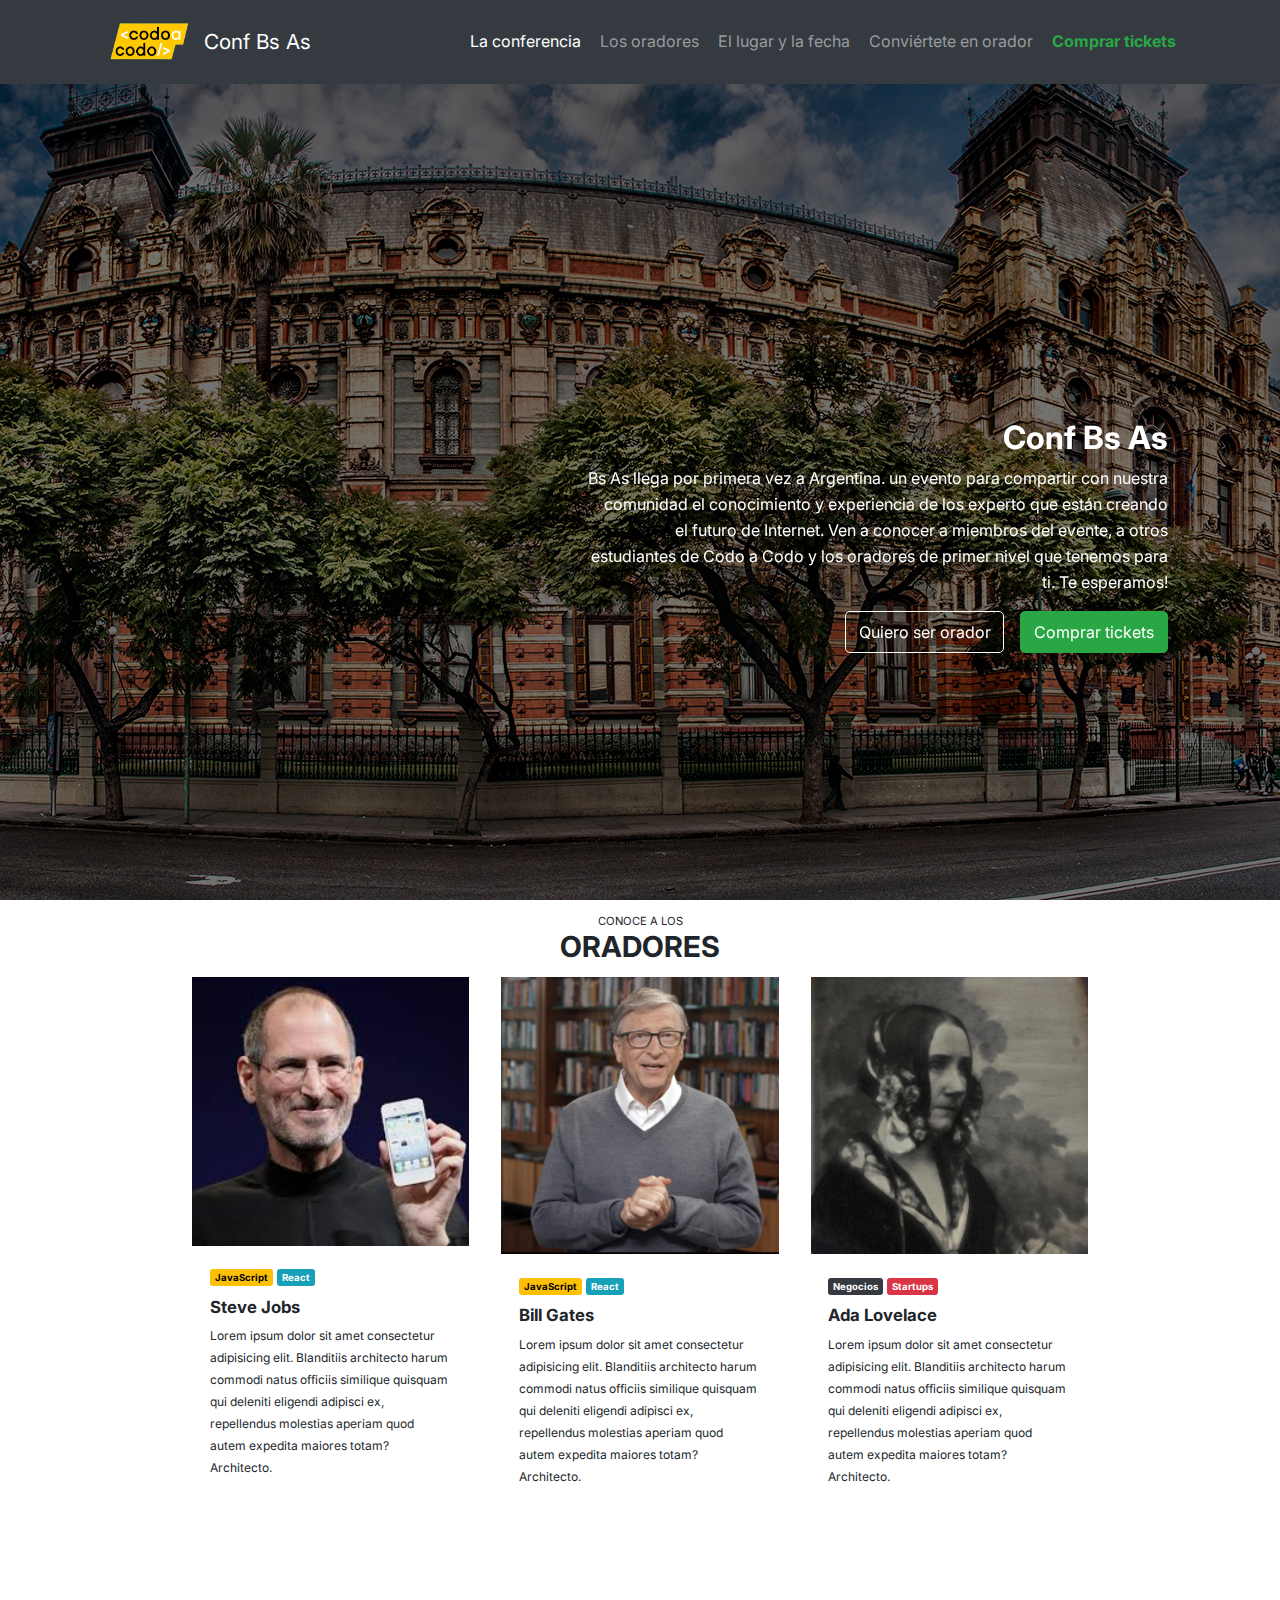
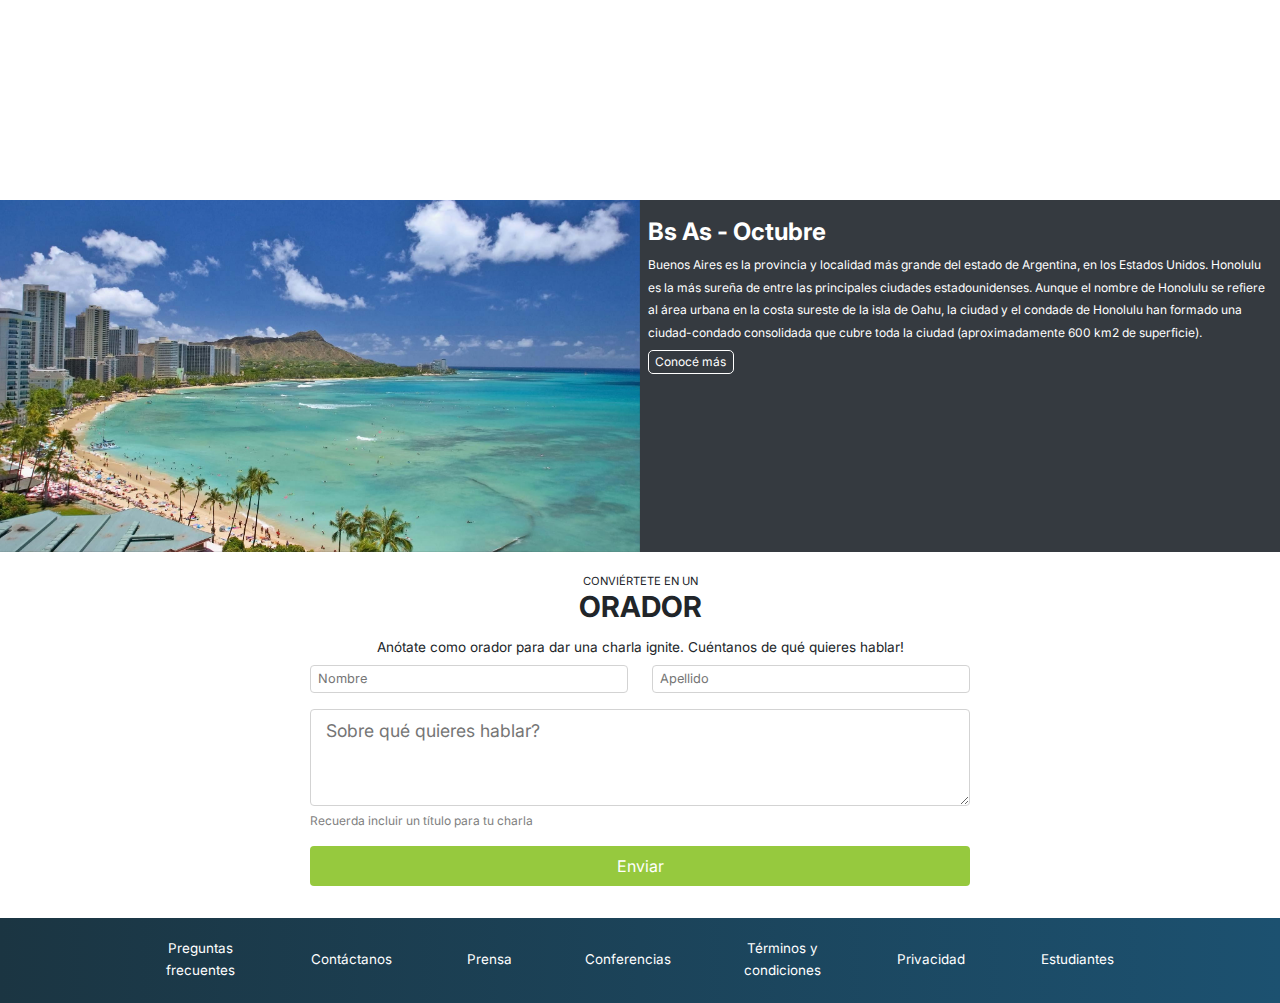
<file: index.html>
<!DOCTYPE html>
<html lang="en">
  <head>
    <meta charset="UTF-8" />
    <meta http-equiv="X-UA-Compatible" content="IE=edge" />
    <meta name="viewport" content="width=device-width, initial-scale=1.0" />
    <script
      src="https://cdn.jsdelivr.net/npm/@popperjs/core@2.11.7/dist/umd/popper.min.js"
      integrity="sha384-zYPOMqeu1DAVkHiLqWBUTcbYfZ8osu1Nd6Z89ify25QV9guujx43ITvfi12/QExE"
      crossorigin="anonymous"
    ></script>
    <script
      src="https://cdn.jsdelivr.net/npm/bootstrap@5.3.0-alpha3/dist/js/bootstrap.min.js"
      integrity="sha384-Y4oOpwW3duJdCWv5ly8SCFYWqFDsfob/3GkgExXKV4idmbt98QcxXYs9UoXAB7BZ"
      crossorigin="anonymous"
    ></script>
    <link
      rel="stylesheet"
      href="https://cdn.jsdelivr.net/npm/bootstrap@5.3.0-alpha3/dist/css/bootstrap.min.css"
    />
    <link
      rel="stylesheet"
      href="https://fonts.googleapis.com/css2?family=Inter"
    />
    <link rel="stylesheet" href="./styles/styles.css" />
    <link rel="icon" type="image/x-icon" href="./assets/favicon.ico" />
    <title>Codo a Codo 4.0</title>
  </head>
  <body>
    <header id="main-header">
      <div id="header-logo">
        <a href="#">
          <img
            id="header-img"
            src="./assets/images/codoacodo.png"
            alt="cac_logo"
          />
        </a>
        <span>Conf Bs As</span>
      </div>
      <nav id="header-navbar">
        <a class="header-links" href="#hero-section">La conferencia</a>
        <a class="header-links" href="#cards-section">Los oradores</a>
        <a class="header-links" href="#destinos-section">El lugar y la fecha</a>
        <a class="header-links" href="#form-section">Conviértete en orador</a>
        <a class="header-links" href="ticket-purchase.html" target="_blank"
          >Comprar tickets</a
        >
      </nav>

      <div id="header-dropdown" class="dropdown">
        <button
          id="dropdown-button"
          class="btn btn-secondary dropdown-toggle"
          type="button"
          data-bs-toggle="dropdown"
          aria-expanded="false"
        >
          <svg
            id="menu-icon"
            xmlns="http://www.w3.org/2000/svg"
            viewBox="0 0 448 512"
          >
            <path
              d="M0 96C0 78.3 14.3 64 32 64H416c17.7 0 32 14.3 32 32s-14.3 32-32 32H32C14.3 128 0 113.7 0 96zM0 256c0-17.7 14.3-32 32-32H416c17.7 0 32 14.3 32 32s-14.3 32-32 32H32c-17.7 0-32-14.3-32-32zM448 416c0 17.7-14.3 32-32 32H32c-17.7 0-32-14.3-32-32s14.3-32 32-32H416c17.7 0 32 14.3 32 32z"
            />
          </svg>
          <svg
            id="xmark-icon"
            xmlns="http://www.w3.org/2000/svg"
            viewBox="0 0 384 512"
          >
            <path
              d="M342.6 150.6c12.5-12.5 12.5-32.8 0-45.3s-32.8-12.5-45.3 0L192 210.7 86.6 105.4c-12.5-12.5-32.8-12.5-45.3 0s-12.5 32.8 0 45.3L146.7 256 41.4 361.4c-12.5 12.5-12.5 32.8 0 45.3s32.8 12.5 45.3 0L192 301.3 297.4 406.6c12.5 12.5 32.8 12.5 45.3 0s12.5-32.8 0-45.3L237.3 256 342.6 150.6z"
            />
          </svg>
        </button>
        <ul id="dropdown-navbar" class="dropdown-menu">
          <a class="dropdown-item header-links" href="#hero-section"
            >La conferencia</a
          >
          <a class="dropdown-item header-links" href="#cards-section"
            >Los oradores</a
          >
          <a class="dropdown-item header-links" href="#destinos-section"
            >El lugar y la fecha</a
          >
          <a class="dropdown-item header-links" href="#form-section"
            >Conviértete en orador</a
          >
          <a
            class="dropdown-item header-links"
            href="ticket-purchase.html"
            target="_blank"
            >Comprar tickets</a
          >
        </ul>
      </div>
    </header>

    <main>
      <section id="hero-section">
        <article>
          <h2>Conf Bs As</h2>
          <p>
            Bs As llega por primera vez a Argentina. un evento para compartir
            con nuestra comunidad el conocimiento y experiencia de los experto
            que están creando el futuro de Internet. Ven a conocer a miembros
            del evente, a otros estudiantes de Codo a Codo y los oradores de
            primer nivel que tenemos para ti. Te esperamos!
          </p>
          <nav>
            <a class="anchor-btn" href="#form-section">Quiero ser orador</a>
            <a
              class="anchor-btn btn-green"
              href="ticket-purchase.html"
              target="_blank"
              >Comprar tickets</a
            >
          </nav>
        </article>
        <div id="hero-carousel">
          <div class="carousel slide h-100" data-bs-ride="carousel">
            <div class="carousel-inner h-100">
              <div class="carousel-item active">
                <img
                  src="./assets/images/ba1.jpg"
                  class="carousel-image"
                  alt="buenos-aires-img1"
                />
              </div>
              <div class="carousel-item">
                <img
                  src="./assets/images/ba2.jpg"
                  class="carousel-image"
                  alt="buenos-aires-img2"
                />
              </div>
              <div class="carousel-item">
                <img
                  src="./assets/images/ba3.jpg"
                  class="carousel-image"
                  alt="buenos-aires-img3"
                />
              </div>
            </div>
          </div>
        </div>
      </section>

      <section id="cards-section">
        <div class="section-title">
          <span>conoce a los</span>
          <h2>oradores</h2>
        </div>
        <div id="cards-container">
          <div class="card">
            <img
              class="card-image"
              src="./assets/images/steve.jpg"
              alt="steve_img"
            />
            <div class="card-content">
              <header>
                <div>
                  <span class="card-badge badge-yellow">JavaScript</span>
                  <span class="card-badge badge-blue">React</span>
                </div>
                <h4 class="card-name">Steve Jobs</h4>
              </header>
              <p class="card-text">
                Lorem ipsum dolor sit amet consectetur adipisicing elit.
                Blanditiis architecto harum commodi natus officiis similique
                quisquam qui deleniti eligendi adipisci ex, repellendus
                molestias aperiam quod autem expedita maiores totam? Architecto.
              </p>
            </div>
          </div>

          <div class="card">
            <img
              class="card-image"
              src="./assets/images/bill.jpg"
              alt="bill_img"
            />
            <div class="card-content">
              <header>
                <div>
                  <span class="card-badge badge-yellow">JavaScript</span>
                  <span class="card-badge badge-blue">React</span>
                </div>
                <h4 class="card-name">Bill Gates</h4>
              </header>
              <p class="card-text">
                Lorem ipsum dolor sit amet consectetur adipisicing elit.
                Blanditiis architecto harum commodi natus officiis similique
                quisquam qui deleniti eligendi adipisci ex, repellendus
                molestias aperiam quod autem expedita maiores totam? Architecto.
              </p>
            </div>
          </div>

          <div class="card">
            <img
              class="card-image"
              src="./assets/images/ada.jpg"
              alt="ada_img"
            />
            <div class="card-content">
              <header>
                <div>
                  <span class="card-badge badge-grey">Negocios</span>
                  <span class="card-badge badge-red">Startups</span>
                </div>
                <h4 class="card-name">Ada Lovelace</h4>
              </header>
              <p class="card-text">
                Lorem ipsum dolor sit amet consectetur adipisicing elit.
                Blanditiis architecto harum commodi natus officiis similique
                quisquam qui deleniti eligendi adipisci ex, repellendus
                molestias aperiam quod autem expedita maiores totam? Architecto.
              </p>
            </div>
          </div>
        </div>
      </section>

      <section id="destinos-section">
        <figure>
          <div id="carousel-container" class="carousel slide">
            <div class="carousel-inner h-100">
              <div class="carousel-item active">
                <img
                  class="destino-img"
                  src="./assets/images/honolulu.jpg"
                  alt="honolulu_img"
                />
              </div>
              <div class="carousel-item">
                <img
                  class="destino-img"
                  src="./assets/images/hawaii.jpg"
                  alt="hawaii_img"
                />
              </div>
              <div class="carousel-item">
                <img
                  class="destino-img"
                  src="./assets/images/hawaii2.jpg"
                  alt="hawaii2_img"
                />
              </div>
              <div class="carousel-item">
                <img
                  class="destino-img"
                  src="./assets/images/hawaii3.jpg"
                  alt="hawaii3_img"
                />
              </div>
            </div>
            <button
              class="carousel-btn carousel-control-prev"
              type="button"
              data-bs-target="#carousel-container"
              data-bs-slide="prev"
            >
              <span
                class="carousel-control-prev-icon"
                aria-hidden="true"
              ></span>
              <span class="visually-hidden">Previous</span>
            </button>
            <button
              class="carousel-btn carousel-control-next"
              type="button"
              data-bs-target="#carousel-container"
              data-bs-slide="next"
            >
              <span
                class="carousel-control-next-icon"
                aria-hidden="true"
              ></span>
              <span class="visually-hidden">Next</span>
            </button>
          </div>
        </figure>
        <article>
          <h2>Bs As - Octubre</h2>
          <p>
            Buenos Aires es la provincia y localidad más grande del estado de
            Argentina, en los Estados Unidos. Honolulu es la más sureña de entre
            las principales ciudades estadounidenses. Aunque el nombre de
            Honolulu se refiere al área urbana en la costa sureste de la isla de
            Oahu, la ciudad y el condade de Honolulu han formado una
            ciudad-condado consolidada que cubre toda la ciudad (aproximadamente
            600 km2 de superficie).
          </p>
          <a
            class="anchor-btn"
            href="https://www.eventbrite.com/"
            target="_blank"
            >Conocé más</a
          >
        </article>
      </section>

      <section id="form-section">
        <div class="section-title">
          <span>conviértete en un</span>
          <h2>orador</h2>
        </div>
        <p>
          Anótate como orador para dar una charla ignite. Cuéntanos de qué
          quieres hablar!
        </p>
        <form id="form-container" action="/" method="post">
          <div id="form-personal-input">
            <label for="name">
              <input type="text" id="name" name="name" placeholder="Nombre" />
            </label>
            <label for="last-name">
              <input
                type="text"
                id="last-name"
                name="last-name"
                placeholder="Apellido"
              />
            </label>
          </div>
          <label for="message">
            <textarea
              id="message"
              name="message"
              rows="3"
              placeholder="Sobre qué quieres hablar?"
            ></textarea>
          </label>
          <span>Recuerda incluir un título para tu charla</span>
          <input class="btn-submit" type="submit" value="Enviar" />
        </form>
      </section>
    </main>

    <footer>
      <nav id="footer-nav">
        <a href="#" target="_blank"><span>Preguntas frecuentes</span></a>
        <a href="#" target="_blank"><span>Contáctanos</span></a>
        <a href="#" target="_blank"><span>Prensa</span></a>
        <a href="#" target="_blank"><span>Conferencias</span></a>
        <a href="#" target="_blank"><span>Términos y condiciones</span></a>
        <a href="#" target="_blank"><span>Privacidad</span></a>
        <a href="#" target="_blank"><span>Estudiantes</span></a>
      </nav>
    </footer>
  </body>
  <script>
    document.getElementById('form-section').addEventListener('submit', (e) => {
      e.preventDefault();
    });
  </script>
</html>
</file>
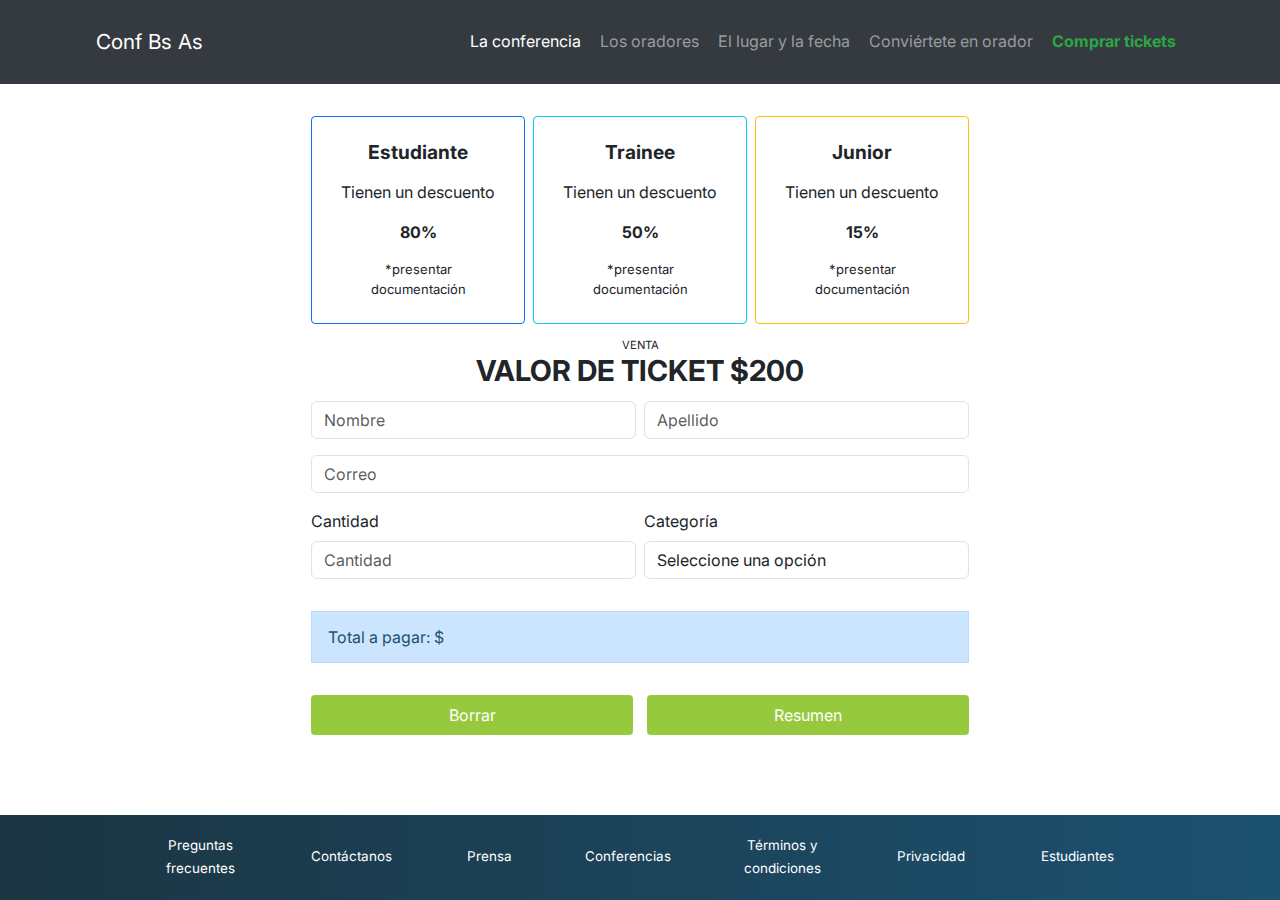
<file: ticket-purchase.html>
<!DOCTYPE html>
<html lang="en">
  <head>
    <meta charset="UTF-8" />
    <meta http-equiv="X-UA-Compatible" content="IE=edge" />
    <meta name="viewport" content="width=device-width, initial-scale=1.0" />
    <script
      src="https://cdn.jsdelivr.net/npm/@popperjs/core@2.11.7/dist/umd/popper.min.js"
      integrity="sha384-zYPOMqeu1DAVkHiLqWBUTcbYfZ8osu1Nd6Z89ify25QV9guujx43ITvfi12/QExE"
      crossorigin="anonymous"
    ></script>
    <script
      src="https://cdn.jsdelivr.net/npm/bootstrap@5.3.0-alpha3/dist/js/bootstrap.min.js"
      integrity="sha384-Y4oOpwW3duJdCWv5ly8SCFYWqFDsfob/3GkgExXKV4idmbt98QcxXYs9UoXAB7BZ"
      crossorigin="anonymous"
    ></script>
    <link
      rel="stylesheet"
      href="https://cdn.jsdelivr.net/npm/bootstrap@5.3.0-alpha3/dist/css/bootstrap.min.css"
    />
    <link
      rel="stylesheet"
      href="https://fonts.googleapis.com/css2?family=Inter"
    />
    <link rel="stylesheet" href="./styles/styles.css" />
    <link rel="icon" type="image/x-icon" href="./assets/favicon.ico" />
    <title>Purchase Tickets</title>
  </head>
  <body>
    <header id="main-header">
      <div id="header-logo">
        <span>Conf Bs As</span>
      </div>
      <nav id="header-navbar">
        <a class="header-links" href="./index.html#main-header"
          >La conferencia</a
        >
        <a class="header-links" href="./index.html#cards-section"
          >Los oradores</a
        >
        <a class="header-links" href="./index.html#destinos-section"
          >El lugar y la fecha</a
        >
        <a class="header-links" href="./index.html#form-section"
          >Conviértete en orador</a
        >
        <a class="header-links" href="./ticket-purchase.html"
          >Comprar tickets</a
        >
      </nav>

      <div id="header-dropdown" class="dropdown">
        <button
          id="dropdown-button"
          class="btn btn-secondary dropdown-toggle"
          type="button"
          data-bs-toggle="dropdown"
          aria-expanded="false"
        >
          <svg
            id="menu-icon"
            xmlns="http://www.w3.org/2000/svg"
            viewBox="0 0 448 512"
          >
            <path
              d="M0 96C0 78.3 14.3 64 32 64H416c17.7 0 32 14.3 32 32s-14.3 32-32 32H32C14.3 128 0 113.7 0 96zM0 256c0-17.7 14.3-32 32-32H416c17.7 0 32 14.3 32 32s-14.3 32-32 32H32c-17.7 0-32-14.3-32-32zM448 416c0 17.7-14.3 32-32 32H32c-17.7 0-32-14.3-32-32s14.3-32 32-32H416c17.7 0 32 14.3 32 32z"
            />
          </svg>
          <svg
            id="xmark-icon"
            xmlns="http://www.w3.org/2000/svg"
            viewBox="0 0 384 512"
          >
            <path
              d="M342.6 150.6c12.5-12.5 12.5-32.8 0-45.3s-32.8-12.5-45.3 0L192 210.7 86.6 105.4c-12.5-12.5-32.8-12.5-45.3 0s-12.5 32.8 0 45.3L146.7 256 41.4 361.4c-12.5 12.5-12.5 32.8 0 45.3s32.8 12.5 45.3 0L192 301.3 297.4 406.6c12.5 12.5 32.8 12.5 45.3 0s12.5-32.8 0-45.3L237.3 256 342.6 150.6z"
            />
          </svg>
        </button>
        <ul id="dropdown-navbar" class="dropdown-menu">
          <a class="dropdown-item header-links" href="./index.html#hero-section"
            >La conferencia</a
          >
          <a
            class="dropdown-item header-links"
            href="./index.html#cards-section"
            >Los oradores</a
          >
          <a
            class="dropdown-item header-links"
            href="./index.html#destinos-section"
            >El lugar y la fecha</a
          >
          <a class="dropdown-item header-links" href="./index.html#form-section"
            >Conviértete en orador</a
          >
          <a
            class="dropdown-item header-links"
            href="./ticket-purchase.html"
            target="_blank"
            >Comprar tickets</a
          >
        </ul>
      </div>
    </header>

    <main>
      <section id="cart-section">
        <div id="discount-card-container">
          <div
            id="student-discount"
            class="discount-card border border-primary"
          >
            <h3>Estudiante</h3>
            <p>Tienen un descuento</p>
            <p id="student-discount-rate" class="fw-bold"></p>
            <span>*presentar documentación</span>
          </div>
          <div id="trainee-discount" class="discount-card border border-info">
            <h3>Trainee</h3>
            <p>Tienen un descuento</p>
            <p id="trainee-discount-rate" class="fw-bold"></p>
            <span>*presentar documentación</span>
          </div>
          <div id="junior-discount" class="discount-card border border-warning">
            <h3>Junior</h3>
            <p>Tienen un descuento</p>
            <p id="junior-discount-rate" class="fw-bold"></p>
            <span>*presentar documentación</span>
          </div>
        </div>
        <div class="section-title">
          <span>VENTA</span>
          <h2 id="ticket-price">VALOR DE TICKET</h2>
        </div>
        <form id="form-container" action="/" method="post" novalidate>
          <div id="form-personal-input" class="gap-2">
            <label for="name">
              <input
                type="text"
                id="name"
                class="form-control"
                name="name"
                placeholder="Nombre"
                max="50"
                required
              />
              <div>
                <span id="name-error" class="error-message" style="color: red">
                </span>
              </div>
            </label>
            <label for="lastname">
              <input
                type="text"
                id="lastname"
                class="form-control"
                name="lastname"
                placeholder="Apellido"
                max="50"
                required
              />
              <div>
                <span
                  id="lastname-error"
                  class="error-message"
                  style="color: red"
                >
                </span>
              </div>
            </label>
          </div>
          <label for="email">
            <input
              type="email"
              id="email"
              class="form-control"
              name="email"
              placeholder="Correo"
              max="100"
              required
            />
            <div>
              <span id="email-error" class="error-message" style="color: red">
              </span>
            </div>
          </label>
          <div class="d-flex gap-2 mt-3">
            <label for="quantity" class="w-50">
              Cantidad
              <input
                type="number"
                class="form-control mt-2"
                id="quantity"
                name="quantity"
                placeholder="Cantidad"
                min="1"
                max="10"
                required
              />
              <div>
                <span
                  id="quantity-error"
                  class="error-message"
                  style="color: red"
                >
                </span>
              </div>
            </label>
            <label for="category" class="w-50">
              Categoría
              <select
                id="category"
                name="category"
                class="form-control custom-select mt-2"
                required
              >
                <option id="-option" value="">Seleccione una opción</option>
                <option id="student-option" value="student">Estudiante</option>
                <option id="trainee-option" value="trainee">Trainee</option>
                <option id="junior-option" value="junior">Junior</option>
              </select>
              <div>
                <span
                  id="category-error"
                  class="error-message"
                  style="color: red"
                >
                </span>
              </div>
            </label>
          </div>
          <div id="purchase-resume">
            <div id="purchase-personal-info" class="d-none" style="gap: 0">
              <div>
                <p>Nombre Completo:</p>
                <p id="fullname-display" class="fw-bold"></p>
              </div>
              <div>
                <p>Email:</p>
                <p id="email-display" class="fw-bold"></p>
              </div>
            </div>
            <div>
              <p>Total a pagar: $</p>
              <p id="total-display" class="fw-bold"></p>
            </div>
          </div>
          <div id="submit-btn-container">
            <button id="reset-btn" class="btn-submit" type="reset">
              Borrar
            </button>
            <button id="resumen-btn" class="btn-submit">Resumen</button>
          </div>
        </form>
      </section>
    </main>

    <footer>
      <nav id="footer-nav">
        <a href="#" target="_blank"><span>Preguntas frecuentes</span></a>
        <a href="#" target="_blank"><span>Contáctanos</span></a>
        <a href="#" target="_blank"><span>Prensa</span></a>
        <a href="#" target="_blank"><span>Conferencias</span></a>
        <a href="#" target="_blank"><span>Términos y condiciones</span></a>
        <a href="#" target="_blank"><span>Privacidad</span></a>
        <a href="#" target="_blank"><span>Estudiantes</span></a>
      </nav>
    </footer>
    <script src="./app/ticket-page/ticket-purchase.js" type="module"></script>
  </body>
</html>
</file>
<file: styles/styles.css>
:root {
  --header-height: 84px;
  --footer-height: 84px;
  --theme-grey-l: #999c9f;
  --theme-grey: #353a40;
  --theme-green-l: #96c93e;
  --theme-green-m: #29a744;
  --theme-yellow: #fdc005;
  --theme-blue-l: #16a1b8;
  --theme-blue-m: #1c5170;
  --theme-blue-d: #1b3542;
  --theme-red: #da3546;
}

* {
  margin: 0;
  padding: 0;
  font-family: 'Inter', sans-serif !important;
}

/* ---- GENERAL ---- */
button {
  background-color: transparent;
  border-radius: 5px;
  border: 1px solid white;
  color: white;
  cursor: pointer;
  font-size: inherit;
  padding: 0.45rem 0.8rem;
  transition: 0.2s;
}

.anchor-btn {
  background-color: transparent;
  border-radius: 5px;
  border: 1px solid white;
  color: white;
  cursor: pointer;
  font-size: inherit;
  padding: 0.45rem 0.8rem;
  text-decoration: none;
  transition: 0.1s;
}
.anchor-btn:hover {
  background-color: rgba(255, 255, 255, 0.15);
  color: white;
}
.anchor-btn:active {
  background-color: white;
  color: var(--theme-grey);
}

.section-title {
  align-items: center;
  display: flex;
  flex-direction: column;
  padding: 0.8rem;
  text-transform: uppercase;
}

.section-title span {
  font-size: 0.7rem;
}

.section-title h2 {
  font-size: 1.8rem;
  font-weight: bold;
  margin: 0;
  text-align: center;
}

/* ---- UTILITIES ---- */
.btn-green {
  background-color: var(--theme-green-m);
  border: 1px solid var(--theme-green-m);
}
.btn-green:hover {
  background-color: var(--theme-green-l);
  border: 1px solid var(--theme-green-l);
}

.badge-yellow {
  background-color: var(--theme-yellow);
  color: black;
}
.badge-blue {
  background-color: var(--theme-blue-l);
  color: white;
}
.badge-red {
  background-color: var(--theme-red);
  color: white;
}
.badge-grey {
  background-color: var(--theme-grey);
  color: white;
}

/* ---- HEADER ↓↓ ---- */
#main-header {
  align-items: center;
  background-color: #353a40;
  display: flex;
  height: var(--header-height);
  justify-content: space-between;
  padding: 0px 6.5rem 0 6rem; /* left padding adjusted to accomodate the logo */
  position: sticky;
  z-index: 3;
}

.header-links {
  color: white;
  cursor: pointer;
  font-size: 1rem;
  text-decoration: none;
}

#header-logo {
  align-items: center;
  color: white;
  display: flex;
  text-decoration: none;
}

#header-logo span {
  font-size: 1.3rem;
}

#header-logo img {
  height: 62px;
}

#header-navbar {
  display: flex;
  gap: 19px;
}

#header-navbar a {
  border-bottom: 2px solid transparent;
  color: var(--theme-grey-l);
  transition: 0.2s;
}
#header-navbar a:hover {
  color: white;
  border-bottom: 2px solid rgba(255, 255, 255, 0.75);
}

#header-navbar a:first-child {
  color: white;
}

#header-navbar a:last-child {
  color: var(--theme-green-m);
  font-weight: bold;
  transition: 0.2s;
}
#header-navbar a:last-child:hover {
  border-bottom: 2px solid var(--theme-green-l);
  color: var(--theme-green-l);
}

#header-dropdown {
  display: none;
}

#dropdown-button {
  background-color: var(--theme-grey);
  border: 1px solid rgba(255, 255, 255, 0.15);
  fill: white;
  height: 48px;
  padding: 0.5rem;
  position: relative;
  width: 48px;
}
#dropdown-button > #xmark-icon {
  bottom: 0;
  display: none;
  position: absolute;
  right: 9px;
  top: 5px;
  width: 60%;
}

#dropdown-button.show {
  background-color: rgba(255, 255, 255, 0.25);
}
#dropdown-button.show > #menu-icon {
  display: none;
}
#dropdown-button.show > #xmark-icon {
  display: block;
}

#dropdown-button:hover {
  background-color: rgba(255, 255, 255, 0.15);
}
#dropdown-button::after {
  display: none;
}

#dropdown-navbar {
  background-color: var(--theme-grey);
  border: 1px solid rgba(255, 255, 255, 0.15);
  width: 15rem;
}

#dropdown-navbar a:last-child {
  color: var(--theme-green-m);
  font-weight: bold;
}

.dropdown-item {
  /* overwrites the Bootstrap class */
  padding: 1rem;
}
.dropdown-item:hover {
  /* overwrites the Bootstrap class */
  background-color: rgba(255, 255, 255, 0.15);
  color: white;
}

/* ---- HEADER ↑↑ ---- */

/* ---- MAIN ↓↓ ---- */
/* -- HERO ↓↓ -- */
#hero-section {
  align-items: center;
  color: white;
  display: flex;
  flex-direction: row-reverse;
  height: auto;
  min-height: calc(100vh - var(--header-height));
  overflow: hidden;
  padding: 2rem 7rem;
  position: relative;
}

#hero-section article {
  display: flex;
  flex-direction: column;
  line-height: 26px;
  padding-top: 5.5rem;
  text-align: right;
  max-width: 580px;
  z-index: 2;
}

#hero-section h2 {
  font-size: 2rem;
  font-weight: bold;
}

#hero-section nav {
  display: flex;
  gap: 1rem;
  justify-content: end;
}

#hero-carousel {
  align-items: center;
  background-color: var(--theme-blue-d);
  display: flex;
  filter: brightness(0.45);
  height: 100%;
  overflow: hidden;
  position: absolute;
  right: 0;
  top: 0;
  width: 100%;
  z-index: 1;
}

#hero-carousel .carousel-inner {
  display: flex;
  align-items: center;
}

.carousel-item-next,
.carousel-item-prev,
.carousel-item.active {
  display: flex;
}

/* -- HERO ↑↑ -- */
/* -- ORADORES ↓↓ -- */
#cards-section {
  background-color: white;
  height: auto;
  min-height: 100vh;
}

#cards-container {
  display: grid;
  gap: 2rem;
  grid-template-columns: 1fr 1fr 1fr;
  padding: 0 2rem;
  max-width: 960px;
  margin: 0 auto;
}

.card {
  background-color: transparent;
  border: none;
  max-width: 400px;
}

.card-image {
  background-color: var(--theme-blue-m);
  color: white;
}

.card-content {
  padding: 1.1rem;
}

.card-badge {
  border-radius: 3px;
  border: none;
  font-size: 0.6rem;
  font-weight: bold;
  padding: 3px 5px;
  text-align: center;
}

.card-name {
  font-size: 1.05rem;
  font-weight: bold;
  margin-top: 0.6rem;
}

.card-text {
  font-size: 0.75rem;
  line-height: 22px;
}
/* -- ORADORES ↑↑ -- */
/* -- DESTINO ↓↓ -- */
#destinos-section {
  background-color: var(--theme-grey);
  color: white;
  display: grid;
  font-size: 0.75rem;
  grid-template-columns: 1fr 1fr;
}

#destinos-section figure {
  margin: 0;
}

#destinos-section article {
  padding: 1.1rem 0.5rem;
}

#destinos-section h2 {
  font-size: 1.5rem;
  font-weight: bold;
}

#destinos-section p {
  line-height: 1.4rem;
  margin-bottom: 0.6rem;
}

#destinos-section .anchor-btn {
  padding: 0.2rem 0.4rem;
}

#destinos-section figure {
  padding-bottom: 55%; /* this set the carousel image ratio */
  position: relative;
}

#carousel-container {
  overflow: hidden;
  position: absolute;
  bottom: 0;
  left: 0;
  right: 0;
  top: 0;
}
#carousel-container:hover .carousel-btn {
  display: block;
}
.carousel-btn {
  display: none;
}

/* overwrites Boostrap default configuration */
#carousel-container .carousel-inner {
  align-items: end;
  display: flex;
}
/* overwrites Boostrap default configuration */
#carousel-container .carousel-item.active {
  display: flex;
}

.destino-img {
  width: 100%;
}
/* -- DESTINO ↑↑ -- */
/* -- FORM ↓↓ -- */
#form-section {
  align-items: center;
  background-color: white;
  display: flex;
  flex-direction: column;
  padding: 0.5rem 3rem 2rem 3rem;
}

#form-section p {
  font-size: 0.85rem;
  margin-bottom: 0.5rem;
}

#form-container {
  display: flex;
  flex-direction: column;
  max-width: 660px;
  width: 100%;
}

#form-personal-input {
  display: flex;
  gap: 1.5rem;
  justify-content: space-between;
  margin-bottom: 1rem;
}

#form-personal-input label {
  width: 50%;
}

#form-ticket-input {
  display: flex;
  gap: 1.5rem;
  justify-content: space-between;
  margin-bottom: 1rem;
}

#form-container span {
  color: gray;
  font-size: 0.75rem;
}

input,
textarea {
  border: 1px solid lightgray;
  border-radius: 4px;
  font-size: 0.8rem;
  padding: 3px 7px;
  width: 100%;
}

textarea {
  font-size: 1.1rem;
  padding: 8px 15px;
}

.btn-submit {
  background-color: var(--theme-green-l);
  border-radius: 4px;
  border: none;
  color: white;
  font-size: 1rem;
  margin-top: 1rem;
  padding: 0.5rem;
  transition: 0.2s;
}
.btn-submit:hover {
  background-color: var(--theme-green-m);
}
/* -- FORM ↑↑ -- */
/* ---- MAIN ↑↑ ---- */

/* ---- FOOTER ↓↓ ---- */
footer {
  background: rgb(27, 53, 66);
  background: linear-gradient(
    90deg,
    rgba(27, 53, 66, 1) 0%,
    rgba(28, 81, 112, 1) 100%
  );
  display: flex;
  height: auto;
  justify-content: center;
  align-items: center;
  min-height: var(--footer-height);
  padding: 0 3rem;
}

#footer-nav {
  align-items: center;
  display: flex;
  flex-wrap: wrap;
  height: 100%;
  justify-content: space-evenly;
  min-height: var(--footer-height);
  padding: 1rem 0;
  width: 100%;
  max-width: 1100px;
}

#footer-nav a {
  align-items: center;
  border-bottom: 2px solid transparent;
  color: white;
  display: flex;
  font-size: 0.84rem;
  height: inherit;
  justify-content: center;
  line-height: 1.4rem;
  max-width: 80px;
  padding: 0.2rem 0;
  text-align: center;
  text-decoration: none;
  transition: 0.15s;
  width: min-content;
}

#footer-nav a:hover {
  border-bottom: 2px solid rgba(255, 255, 255, 0.75);
}
/* ---- FOOTER ↑↑ ---- */

/* ---- PRUCHASE PAGE ↓↓ ---- */
#cart-section {
  align-items: center;
  display: flex;
  flex-direction: column;
  height: 100%;
  margin: 0 auto;
  max-width: 690px;
  min-height: calc(100vh - var(--header-height) - var(--footer-height) - 1px);
  padding: 2rem 1rem;
  width: 100%;
}

#discount-card-container {
  display: flex;
  gap: 0.5rem;
  justify-content: space-between;
}

.discount-card {
  align-items: center;
  border-radius: 4px;
  border: 2px solid var(--theme-blue-m);
  display: flex;
  flex-direction: column;
  padding: 1.5rem;
  text-align: center;
}
.discount-card h3 {
  font-size: 1.2rem;
  font-weight: bold;
  margin-bottom: 1rem;
}
.discount-card span {
  font-size: small;
}

#cart-section #form-container {
  max-width: 100%;
}

#purchase-resume {
  flex-direction: column;
  /* align-items: center; */
  background-color: #cce5ff;
  border: 1px solid #b8daff;
  display: flex;
  margin: 2rem 0;
  padding: 0.8rem 1rem;
}
#purchase-resume div {
  display: flex;
  gap: 0.5rem;
}
#purchase-resume p {
  color: var(--theme-blue-m);
  margin: 0;
}
#purchase-resume:last-child p {
  font-weight: bold;
}

#submit-btn-container {
  display: flex;
  justify-content: space-between;
}
#submit-btn-container .btn-submit {
  width: 49%;
  margin: 0;
}
/* ---- PRUCHASE PAGE ↑↑ ---- */

/* ---- MEDIA-QUERIES ↓↓ ---- */
@media (max-width: 1180px) {
  #header-navbar {
    display: none;
  }

  #header-dropdown {
    display: block;
  }
}

@media (max-width: 960px) {
  .carousel-item-next,
  .carousel-item-prev,
  .carousel-item.active {
    height: 100%;
  }
  .carousel-image {
    height: 100%;
    width: auto;
  }

  #destinos-section {
    grid-template-columns: 1fr;
  }
  #destinos-section figure {
    display: flex;
    max-height: 320px;
    overflow: hidden;
  }
  #destinos-section article {
    padding: 3rem;
  }
  #destinos-section p {
    margin-bottom: 1rem;
  }
}

/* -- TABLET DISPLAY -- */
@media (max-width: 840px) {
  #main-header {
    padding: 0 2.5rem 0 2rem;
  }

  #hero-section {
    min-height: 600px;
    padding: 0rem 3rem;
  }
  #hero-section article {
    padding-top: 0;
  }

  #cards-section {
    height: auto;
  }
  #cards-container {
    grid-template-columns: 1fr 1fr;
    padding: 2rem;
  }
  .card-content {
    padding-left: 0.5rem;
    padding-right: 0.5rem;
  }

  .carousel-btn {
    display: block;
  }

  footer {
    height: auto;
  }
  #footer-nav {
    display: flex;
    flex-wrap: wrap;
    gap: 1rem;
  }
}

/* -- SMART-PHONE DISPLAY -- */
@media (max-width: 480px) {
  #main-header {
    padding: 0 1.5rem 0 1rem;
  }
  #header-logo span {
    display: none;
  }

  #hero-section {
    padding: 0rem 2rem;
  }
  #hero-section article {
    padding-top: 0;
    text-align: left;
  }
  #hero-section nav {
    flex-direction: column;
    justify-content: start;
    width: fit-content;
  }

  #cards-container {
    grid-template-columns: 1fr;
    padding: 2rem;
  }

  #destinos-section article {
    padding: 2rem;
  }

  #form-section {
    padding: 0 2rem 2rem 2rem;
  }
  #form-personal-input {
    gap: 1rem;
    flex-direction: column;
  }
  #form-personal-input p {
    margin-bottom: 1rem;
  }
  #form-personal-input label {
    width: 100%;
  }
  input,
  textarea {
    padding: 5px 10px;
  }

  #discount-card-container {
    flex-direction: column;
    width: 100%;
  }

  footer {
    padding: 0 1.5rem;
  }
  #footer-nav {
    height: auto;
    grid-template-columns: 1fr 1fr 1fr 1fr;
  }
}
/* ---- MEDIA-QUERIES ↑↑ ---- */
</file>
